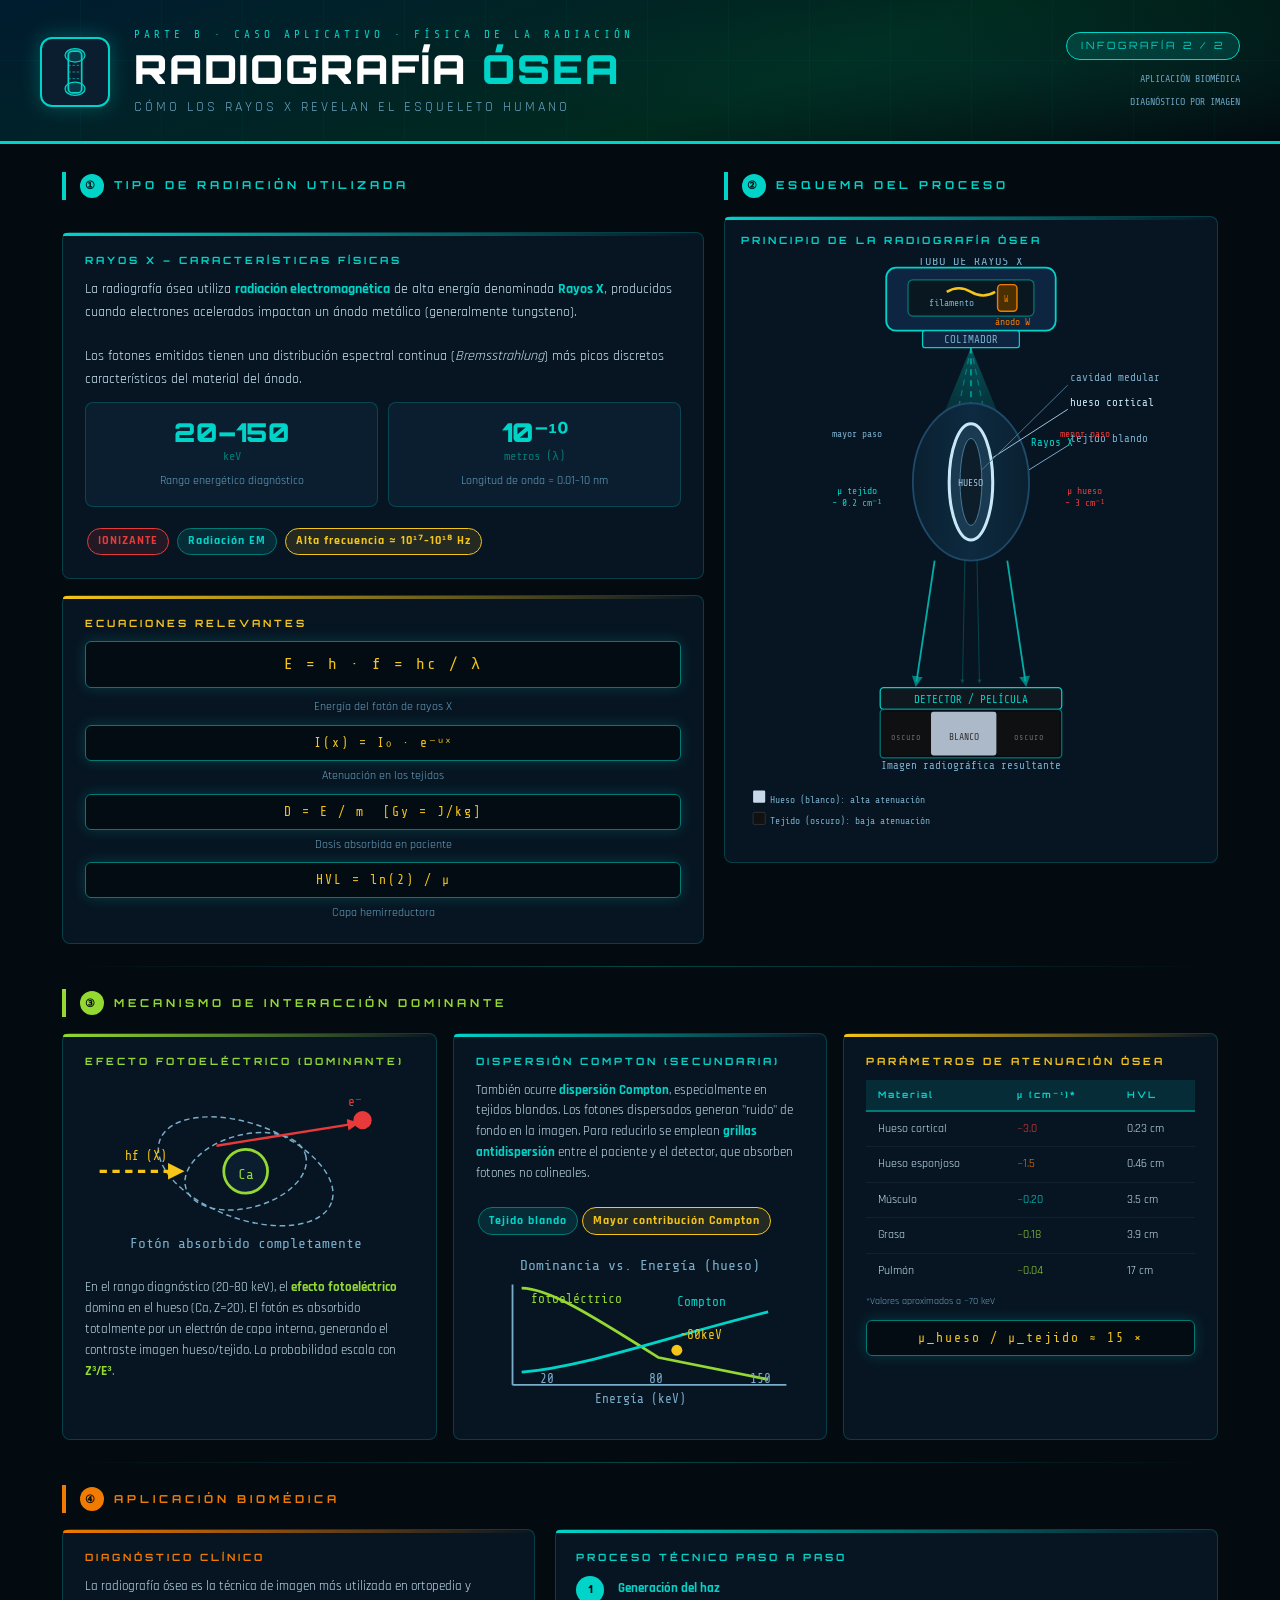
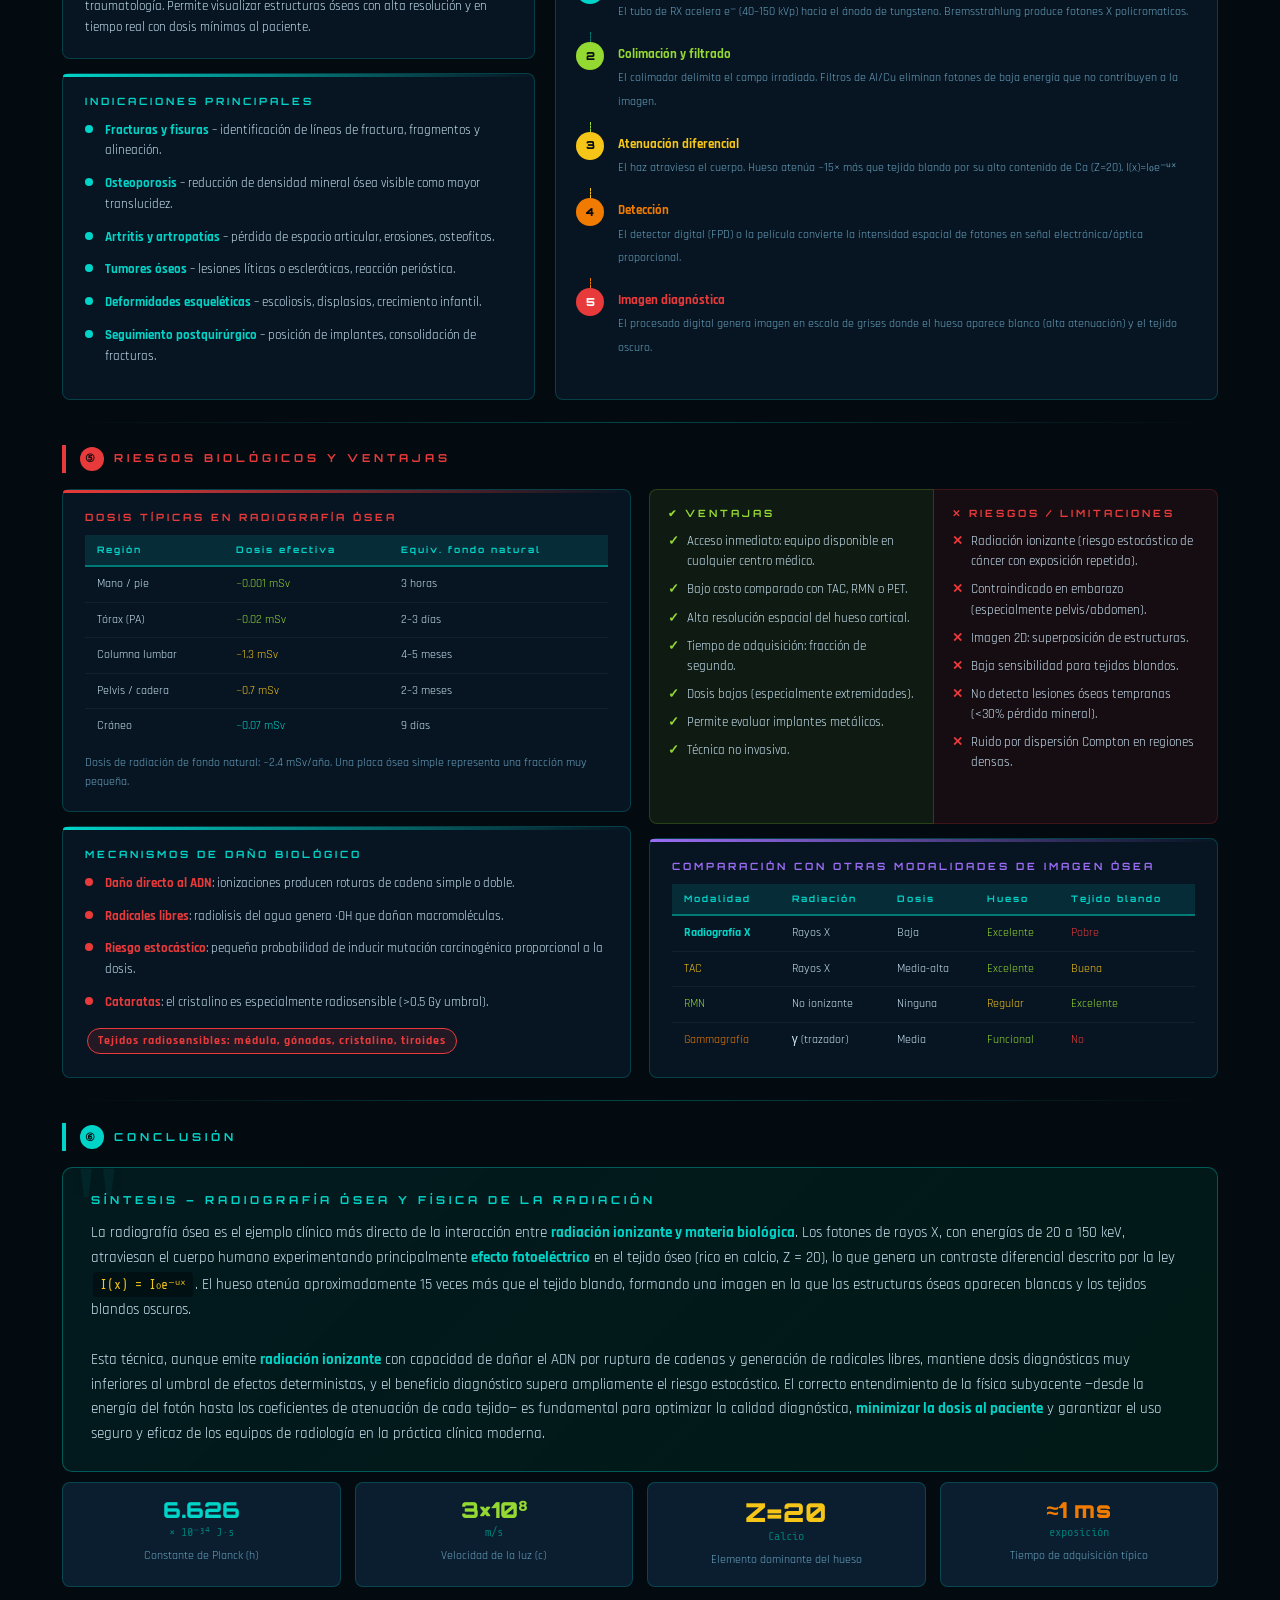
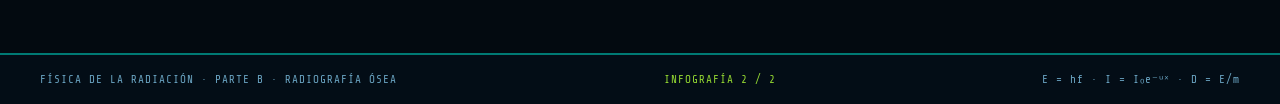
<file: index.html>
<!DOCTYPE html>
<html lang="es">
<head>
<meta charset="UTF-8">
<meta name="viewport" content="width=device-width, initial-scale=1.0">
<title>Radiografía Ósea – Infografía Científica</title>
<link href="https://fonts.googleapis.com/css2?family=Orbitron:wght@400;700;900&family=Rajdhani:wght@300;400;600;700&family=Share+Tech+Mono&display=swap" rel="stylesheet">
<link rel="stylesheet" href="css/styles.css">
</head>
<body>

<!-- ═══════════ HEADER ═══════════ -->
<header>
  <div class="h-icon">
    <svg viewBox="0 0 60 60" width="50" height="50">
      <!-- simplified bone SVG icon -->
      <rect x="22" y="5" width="16" height="50" rx="5" fill="none" stroke="#00d4c8" stroke-width="2"/>
      <ellipse cx="30" cy="10" rx="12" ry="8" fill="rgba(0,212,200,0.15)" stroke="#00d4c8" stroke-width="1.5"/>
      <ellipse cx="30" cy="50" rx="12" ry="8" fill="rgba(0,212,200,0.15)" stroke="#00d4c8" stroke-width="1.5"/>
      <line x1="22" y1="22" x2="38" y2="22" stroke="#00d4c8" stroke-width="0.8" stroke-dasharray="3,2"/>
      <line x1="22" y1="30" x2="38" y2="30" stroke="#00d4c8" stroke-width="0.8" stroke-dasharray="3,2"/>
      <line x1="22" y1="38" x2="38" y2="38" stroke="#00d4c8" stroke-width="0.8" stroke-dasharray="3,2"/>
    </svg>
  </div>
  <div class="h-body">
    <div class="h-super">Parte B · Caso Aplicativo · Física de la Radiación</div>
    <div class="h-title">Radiografía <span>Ósea</span></div>
    <div class="h-sub">Cómo los Rayos X revelan el esqueleto humano</div>
  </div>
  <div class="h-right">
    <div class="h-badge">INFOGRAFÍA 2 / 2</div><br>
    <span style="font-family:'Share Tech Mono',monospace; font-size:10px; color:var(--text-dim)">APLICACIÓN BIOMÉDICA<br>DIAGNÓSTICO POR IMAGEN</span>
  </div>
</header>

<div class="page">

  <!-- ════════════════════════════════════
       ROW 1: TIPO DE RADIACIÓN + ESQUEMA CENTRAL
  ════════════════════════════════════ -->
  <div class="g-hero">

    <!-- RADIACIÓN y TIPO -->
    <div style="display:flex; flex-direction:column; gap:16px;">

      <div class="sec-label"><div class="num-badge">①</div>TIPO DE RADIACIÓN UTILIZADA</div>

      <div class="card" style="flex:1;">
        <h4>Rayos X – Características Físicas</h4>
        <div class="body-text">
          La radiografía ósea utiliza <b>radiación electromagnética</b> de alta energía denominada <b>Rayos X</b>, producidos cuando electrones acelerados impactan un ánodo metálico (generalmente tungsteno).<br><br>
          Los fotones emitidos tienen una distribución espectral continua (<i>Bremsstrahlung</i>) más picos discretos característicos del material del ánodo.
        </div>
        <div class="g2" style="margin-top:12px; gap:10px;">
          <div class="stat">
            <div class="stat-num">20–150</div>
            <span class="stat-unit">keV</span>
            <div class="stat-label">Rango energético diagnóstico</div>
          </div>
          <div class="stat">
            <div class="stat-num">10⁻¹⁰</div>
            <span class="stat-unit">metros (λ)</span>
            <div class="stat-label">Longitud de onda ≈ 0.01–10 nm</div>
          </div>
        </div>
        <div style="margin-top:12px;">
          <div class="chip chip-r">IONIZANTE</div>
          <div class="chip chip-c">Radiación EM</div>
          <div class="chip chip-g">Alta frecuencia ≈ 10¹⁷–10¹⁸ Hz</div>
        </div>
      </div>

      <!-- Ecuaciones -->
      <div class="card gold">
        <h4>Ecuaciones Relevantes</h4>
        <div class="eq">E = h · f = hc / λ</div>
        <div style="font-size:12px; color:var(--text-dim); text-align:center; margin-bottom:8px">Energía del fotón de rayos X</div>
        <div class="eq sm">I(x) = I₀ · e⁻ᵘˣ</div>
        <div style="font-size:12px; color:var(--text-dim); text-align:center; margin-bottom:8px">Atenuación en los tejidos</div>
        <div class="eq sm">D = E / m &nbsp;[Gy = J/kg]</div>
        <div style="font-size:12px; color:var(--text-dim); text-align:center; margin-bottom:8px">Dosis absorbida en paciente</div>
        <div class="eq sm">HVL = ln(2) / μ</div>
        <div style="font-size:12px; color:var(--text-dim); text-align:center">Capa hemirreductora</div>
      </div>
    </div>

    <!-- ESQUEMA SVG CENTRAL (X-ray machine + body + film) -->
    <div>
      <div class="sec-label"><div class="num-badge">②</div>ESQUEMA DEL PROCESO</div>
      <div class="card" style="padding:16px;">
        <h4>Principio de la Radiografía Ósea</h4>
        <svg viewBox="0 0 380 480" style="width:100%;" xmlns="http://www.w3.org/2000/svg">
          <defs>
            <linearGradient id="bodyGrad" x1="0%" y1="0%" x2="100%" y2="0%">
              <stop offset="0%" style="stop-color:#0a2030;stop-opacity:1"/>
              <stop offset="50%" style="stop-color:#0d2a40;stop-opacity:1"/>
              <stop offset="100%" style="stop-color:#0a2030;stop-opacity:1"/>
            </linearGradient>
            <radialGradient id="beamRad" cx="50%" cy="0%" r="70%">
              <stop offset="0%" style="stop-color:#00d4c8;stop-opacity:0.7"/>
              <stop offset="100%" style="stop-color:#00d4c8;stop-opacity:0"/>
            </radialGradient>
            <marker id="darr" markerWidth="6" markerHeight="6" refX="3" refY="3" orient="auto">
              <path d="M0,0 L6,3 L0,6 Z" fill="#00d4c8" opacity="0.7"/>
            </marker>
          </defs>

          <!-- X-ray tube housing -->
          <rect x="120" y="8" width="140" height="52" rx="8" fill="#0d2540" stroke="#00d4c8" stroke-width="1.5"/>
          <rect x="138" y="18" width="104" height="30" rx="4" fill="#091820" stroke="#007a74" stroke-width="1"/>
          <!-- filament symbol -->
          <path d="M170,28 Q180,22 190,28 Q200,34 210,28" fill="none" stroke="#f5c518" stroke-width="2"/>
          <!-- anode -->
          <rect x="212" y="22" width="16" height="22" rx="3" fill="#4a3000" stroke="#f07b00" stroke-width="1.2"/>
          <text x="219" y="36" text-anchor="middle" fill="#f07b00" font-size="7" font-family="Share Tech Mono">W</text>
          <!-- label tube -->
          <text x="190" y="6" text-anchor="middle" fill="#7aadca" font-size="10" font-family="Share Tech Mono">TUBO DE RAYOS X</text>
          <text x="155" y="40" fill="#7aadca" font-size="8" font-family="Share Tech Mono">filamento</text>
          <text x="210" y="55" fill="#f07b00" font-size="8" font-family="Share Tech Mono">ánodo W</text>
          <!-- collimator -->
          <rect x="150" y="60" width="80" height="14" rx="2" fill="#0d2540" stroke="#00d4c8" stroke-width="1"/>
          <text x="190" y="70" text-anchor="middle" fill="#7aadca" font-size="9" font-family="Share Tech Mono">COLIMADOR</text>

          <!-- X-ray beam (fan) -->
          <polygon points="190,74 130,220 250,220" fill="url(#beamRad)" opacity="0.45"/>
          <!-- beam lines -->
          <line x1="190" y1="74" x2="160" y2="220" stroke="#00d4c8" stroke-width="1" opacity="0.4" stroke-dasharray="5,4"/>
          <line x1="190" y1="74" x2="190" y2="220" stroke="#00d4c8" stroke-width="1.5" opacity="0.6" stroke-dasharray="5,4"/>
          <line x1="190" y1="74" x2="220" y2="220" stroke="#00d4c8" stroke-width="1" opacity="0.4" stroke-dasharray="5,4"/>
          <text x="240" y="155" fill="#00d4c8" font-size="9" font-family="Share Tech Mono">Rayos X</text>

          <!-- BODY silhouette (torso/arm) -->
          <ellipse cx="190" cy="185" rx="48" ry="65" fill="url(#bodyGrad)" stroke="#1e4a6a" stroke-width="1.5"/>
          <!-- skin layer label -->
          <line x1="238" y1="175" x2="270" y2="155" stroke="#7aadca" stroke-width="0.8"/>
          <text x="272" y="152" fill="#7aadca" font-size="9" font-family="Share Tech Mono">tejido blando</text>
          <!-- bone (forearm cross-section simplified) -->
          <ellipse cx="190" cy="185" rx="18" ry="48" fill="#1a3a52" stroke="#a0c8e0" stroke-width="1.2"/>
          <!-- cortical bone -->
          <ellipse cx="190" cy="185" rx="18" ry="48" fill="none" stroke="#c8e8f8" stroke-width="2.5"/>
          <!-- medullary cavity -->
          <ellipse cx="190" cy="185" rx="9" ry="36" fill="#0d1e2a" stroke="#4a7a9a" stroke-width="0.8"/>
          <text x="190" y="188" text-anchor="middle" fill="#a0c8e0" font-size="8" font-family="Share Tech Mono">HUESO</text>
          <line x1="208" y1="165" x2="270" y2="125" stroke="#a0c8e0" stroke-width="0.8"/>
          <text x="272" y="122" fill="#c8e8f8" font-size="9" font-family="Share Tech Mono">hueso cortical</text>
          <line x1="199" y1="175" x2="270" y2="105" stroke="#4a7a9a" stroke-width="0.8"/>
          <text x="272" y="102" fill="#7aadca" font-size="9" font-family="Share Tech Mono">cavidad medular</text>

          <!-- attenuation labels -->
          <text x="96" y="195" fill="#00d4c8" font-size="8" font-family="Share Tech Mono" text-anchor="middle">μ tejido</text>
          <text x="96" y="205" fill="#00d4c8" font-size="8" font-family="Share Tech Mono" text-anchor="middle">~ 0.2 cm⁻¹</text>
          <text x="96" y="148" fill="#7aadca" font-size="8" font-family="Share Tech Mono" text-anchor="middle">mayor paso</text>
          <text x="284" y="195" fill="#e83a3a" font-size="8" font-family="Share Tech Mono" text-anchor="middle">μ hueso</text>
          <text x="284" y="205" fill="#e83a3a" font-size="8" font-family="Share Tech Mono" text-anchor="middle">~ 3 cm⁻¹</text>
          <text x="284" y="148" fill="#e83a3a" font-size="8" font-family="Share Tech Mono" text-anchor="middle">menor paso</text>

          <!-- transmitted beams (after body) -->
          <!-- through soft tissue (more) -->
          <line x1="160" y1="250" x2="145" y2="350" stroke="#00d4c8" stroke-width="1.5" opacity="0.8" marker-end="url(#darr)"/>
          <line x1="220" y1="250" x2="235" y2="350" stroke="#00d4c8" stroke-width="1.5" opacity="0.8" marker-end="url(#darr)"/>
          <!-- through bone (less) -->
          <line x1="185" y1="250" x2="183" y2="350" stroke="#00d4c8" stroke-width="0.6" opacity="0.35" marker-end="url(#darr)"/>
          <line x1="195" y1="250" x2="197" y2="350" stroke="#00d4c8" stroke-width="0.6" opacity="0.35" marker-end="url(#darr)"/>

          <!-- DETECTOR / FILM -->
          <rect x="115" y="355" width="150" height="18" rx="3" fill="#10181f" stroke="#00d4c8" stroke-width="1"/>
          <text x="190" y="368" text-anchor="middle" fill="#00d4c8" font-size="9" font-family="Share Tech Mono">DETECTOR / PELÍCULA</text>
          <!-- image on film -->
          <rect x="115" y="373" width="150" height="40" rx="3" fill="#050e15" stroke="#007a74" stroke-width="1"/>
          <!-- dark zones (soft tissue - more photons) -->
          <rect x="117" y="375" width="40" height="36" rx="2" fill="#111" opacity="0.9"/>
          <rect x="211" y="375" width="52" height="36" rx="2" fill="#111" opacity="0.9"/>
          <!-- bright zone (bone - fewer photons) -->
          <rect x="157" y="375" width="54" height="36" rx="2" fill="#c8d8e8" opacity="0.85"/>
          <text x="184" y="398" text-anchor="middle" fill="#333" font-size="8" font-family="Share Tech Mono">BLANCO</text>
          <text x="136" y="398" text-anchor="middle" fill="#666" font-size="7" font-family="Share Tech Mono">oscuro</text>
          <text x="238" y="398" text-anchor="middle" fill="#666" font-size="7" font-family="Share Tech Mono">oscuro</text>
          <text x="190" y="422" text-anchor="middle" fill="#7aadca" font-size="9" font-family="Share Tech Mono">Imagen radiográfica resultante</text>

          <!-- legend -->
          <rect x="10" y="440" width="10" height="10" fill="#c8d8e8" rx="1"/>
          <text x="24" y="450" fill="#7aadca" font-size="8" font-family="Share Tech Mono">Hueso (blanco): alta atenuación</text>
          <rect x="10" y="458" width="10" height="10" fill="#111" rx="1" stroke="#444" stroke-width="0.5"/>
          <text x="24" y="468" fill="#7aadca" font-size="8" font-family="Share Tech Mono">Tejido (oscuro): baja atenuación</text>
        </svg>
      </div>
    </div>
  </div>

  <div class="div"></div>

  <!-- ════════════════════════════════════
       ROW 2: INTERACCIÓN DOMINANTE + APLICACIÓN
  ════════════════════════════════════ -->
  <div class="sec-label lime"><div class="num-badge lime">③</div>MECANISMO DE INTERACCIÓN DOMINANTE</div>

  <div class="g3" style="margin-bottom:18px;">
    <div class="card lime">
      <h4>Efecto Fotoeléctrico (dominante)</h4>
      <svg viewBox="0 0 180 100" style="width:100%; margin-bottom:8px">
        <circle cx="88" cy="50" r="12" fill="#0a1e30" stroke="#94d832" stroke-width="1.5"/>
        <text x="88" y="54" text-anchor="middle" fill="#94d832" font-size="8" font-family="Share Tech Mono">Ca</text>
        <ellipse cx="88" cy="50" rx="34" ry="20" fill="none" stroke="#7aadca" stroke-width="0.8" stroke-dasharray="3,2" transform="rotate(-15,88,50)"/>
        <ellipse cx="88" cy="50" rx="50" ry="26" fill="none" stroke="#7aadca" stroke-width="0.8" stroke-dasharray="3,2" transform="rotate(20,88,50)"/>
        <line x1="8" y1="50" x2="50" y2="50" stroke="#f5c518" stroke-width="1.8" stroke-dasharray="4,3" marker-end="url(#ay)"/>
        <text x="22" y="44" fill="#f5c518" font-size="7" font-family="Share Tech Mono">hf (X)</text>
        <circle cx="152" cy="22" r="5" fill="#e83a3a"/>
        <line x1="72" y1="36" x2="147" y2="24" stroke="#e83a3a" stroke-width="1.3" marker-end="url(#ar)"/>
        <text x="144" y="14" fill="#e83a3a" font-size="7" font-family="Share Tech Mono">e⁻</text>
        <text x="88" y="92" text-anchor="middle" fill="#7aadca" font-size="8" font-family="Share Tech Mono">Fotón absorbido completamente</text>
        <defs>
          <marker id="ay" markerWidth="5" markerHeight="5" refX="2.5" refY="2.5" orient="auto"><path d="M0,0 L5,2.5 L0,5 Z" fill="#f5c518"/></marker>
          <marker id="ar" markerWidth="5" markerHeight="5" refX="2.5" refY="2.5" orient="auto"><path d="M0,0 L5,2.5 L0,5 Z" fill="#e83a3a"/></marker>
        </defs>
      </svg>
      <div class="body-text lime" style="font-size:13px;">
        En el rango diagnóstico (20–80 keV), el <b>efecto fotoeléctrico</b> domina en el hueso (Ca, Z=20). El fotón es absorbido totalmente por un electrón de capa interna, generando el contraste imagen hueso/tejido. La probabilidad escala con <b>Z³/E³</b>.
      </div>
    </div>

    <div class="card">
      <h4>Dispersión Compton (secundaria)</h4>
      <div class="body-text" style="font-size:13px;">
        También ocurre <b>dispersión Compton</b>, especialmente en tejidos blandos. Los fotones dispersados generan "ruido" de fondo en la imagen. Para reducirlo se emplean <b>grillas antidispersión</b> entre el paciente y el detector, que absorben fotones no colineales.<br><br>
        <span class="chip chip-c">Tejido blando</span><span class="chip chip-g">Mayor contribución Compton</span>
      </div>
      <!-- Dominance graph -->
      <svg viewBox="0 0 180 90" style="width:100%; margin-top:10px">
        <text x="90" y="12" text-anchor="middle" fill="#7aadca" font-size="8" font-family="Share Tech Mono">Dominancia vs. Energía (hueso)</text>
        <line x1="20" y1="75" x2="170" y2="75" stroke="#7aadca" stroke-width="1"/>
        <line x1="20" y1="20" x2="20" y2="75" stroke="#7aadca" stroke-width="1"/>
        <text x="90" y="85" text-anchor="middle" fill="#7aadca" font-size="7" font-family="Share Tech Mono">Energía (keV)</text>
        <!-- Photoelectric curve -->
        <path d="M25,22 C40,22 65,38 100,60 L160,72" fill="none" stroke="#94d832" stroke-width="1.5"/>
        <text x="30" y="30" fill="#94d832" font-size="7" font-family="Share Tech Mono">fotoeléctrico</text>
        <!-- Compton curve -->
        <path d="M25,68 C60,65 100,50 160,35" fill="none" stroke="#00d4c8" stroke-width="1.5"/>
        <text x="110" y="32" fill="#00d4c8" font-size="7" font-family="Share Tech Mono">Compton</text>
        <!-- intersection marker -->
        <circle cx="110" cy="56" r="3" fill="#f5c518"/>
        <text x="112" y="50" fill="#f5c518" font-size="7" font-family="Share Tech Mono">~80keV</text>
        <text x="35" y="74" fill="#7aadca" font-size="7" font-family="Share Tech Mono">20</text>
        <text x="95" y="74" fill="#7aadca" font-size="7" font-family="Share Tech Mono">80</text>
        <text x="150" y="74" fill="#7aadca" font-size="7" font-family="Share Tech Mono">150</text>
      </svg>
    </div>

    <div class="card gold">
      <h4>Parámetros de Atenuación Ósea</h4>
      <table class="tbl" style="font-size:12px;">
        <thead>
          <tr><th>Material</th><th>μ (cm⁻¹)*</th><th>HVL</th></tr>
        </thead>
        <tbody>
          <tr>
            <td>Hueso cortical</td>
            <td style="color:var(--red)">~3.0</td>
            <td>0.23 cm</td>
          </tr>
          <tr>
            <td>Hueso esponjoso</td>
            <td style="color:var(--orange)">~1.5</td>
            <td>0.46 cm</td>
          </tr>
          <tr>
            <td>Músculo</td>
            <td style="color:var(--cyan)">~0.20</td>
            <td>3.5 cm</td>
          </tr>
          <tr>
            <td>Grasa</td>
            <td style="color:var(--lime)">~0.18</td>
            <td>3.9 cm</td>
          </tr>
          <tr>
            <td>Pulmón</td>
            <td style="color:var(--lime)">~0.04</td>
            <td>17 cm</td>
          </tr>
        </tbody>
      </table>
      <div style="font-size:10px; color:var(--text-dim); margin-top:6px">*Valores aproximados a ~70 keV</div>
      <div class="eq sm" style="margin-top:10px">μ_hueso / μ_tejido ≈ 15 ×</div>
    </div>
  </div>

  <div class="div"></div>

  <!-- ════════════════════════════════════
       ROW 3: APLICACIÓN BIOMÉDICA
  ════════════════════════════════════ -->
  <div class="sec-label orange"><div class="num-badge orange">④</div>APLICACIÓN BIOMÉDICA</div>

  <div class="g-info">
    <div style="display:flex; flex-direction:column; gap:14px;">
      <div class="card orange">
        <h4>Diagnóstico Clínico</h4>
        <div class="body-text" style="font-size:13px;">
          La radiografía ósea es la técnica de imagen más utilizada en ortopedia y traumatología. Permite visualizar estructuras óseas con alta resolución y en tiempo real con dosis mínimas al paciente.
        </div>
      </div>
      <div class="card" style="flex:1;">
        <h4>Indicaciones Principales</h4>
        <div class="info-row"><div class="info-dot orange"></div><div class="body-text" style="font-size:13px;"><b>Fracturas y fisuras</b> – identificación de líneas de fractura, fragmentos y alineación.</div></div>
        <div class="info-row"><div class="info-dot orange"></div><div class="body-text" style="font-size:13px;"><b>Osteoporosis</b> – reducción de densidad mineral ósea visible como mayor translucidez.</div></div>
        <div class="info-row"><div class="info-dot orange"></div><div class="body-text" style="font-size:13px;"><b>Artritis y artropatías</b> – pérdida de espacio articular, erosiones, osteofitos.</div></div>
        <div class="info-row"><div class="info-dot orange"></div><div class="body-text" style="font-size:13px;"><b>Tumores óseos</b> – lesiones líticas o escleróticas, reacción perióstica.</div></div>
        <div class="info-row"><div class="info-dot orange"></div><div class="body-text" style="font-size:13px;"><b>Deformidades esqueléticas</b> – escoliosis, displasias, crecimiento infantil.</div></div>
        <div class="info-row"><div class="info-dot orange"></div><div class="body-text" style="font-size:13px;"><b>Seguimiento postquirúrgico</b> – posición de implantes, consolidación de fracturas.</div></div>
      </div>
    </div>

    <!-- PROCESO técnico -->
    <div class="card" style="padding:20px;">
      <h4>Proceso Técnico Paso a Paso</h4>

      <!-- Steps flow -->
      <div style="display:flex; flex-direction:column; gap:0;">
        <div style="display:flex; gap:14px; align-items:flex-start; margin-bottom:10px;">
          <div style="background:var(--cyan);color:#030a10;font-family:'Orbitron',sans-serif;font-size:11px;font-weight:900;width:28px;height:28px;border-radius:50%;display:flex;align-items:center;justify-content:center;flex-shrink:0;">1</div>
          <div><b style="color:var(--cyan);font-size:13px;">Generación del haz</b><br><span style="font-size:12px;color:var(--text-dim)">El tubo de RX acelera e⁻ (40–150 kVp) hacia el ánodo de tungsteno. Bremsstrahlung produce fotones X policromaticos.</span></div>
        </div>
        <div style="border-left:1px dashed var(--cyan-dim);margin-left:14px;height:10px;"></div>
        <div style="display:flex; gap:14px; align-items:flex-start; margin-bottom:10px;">
          <div style="background:var(--lime);color:#030a10;font-family:'Orbitron',sans-serif;font-size:11px;font-weight:900;width:28px;height:28px;border-radius:50%;display:flex;align-items:center;justify-content:center;flex-shrink:0;">2</div>
          <div><b style="color:var(--lime);font-size:13px;">Colimación y filtrado</b><br><span style="font-size:12px;color:var(--text-dim)">El colimador delimita el campo irradiado. Filtros de Al/Cu eliminan fotones de baja energía que no contribuyen a la imagen.</span></div>
        </div>
        <div style="border-left:1px dashed var(--lime);margin-left:14px;height:10px;"></div>
        <div style="display:flex; gap:14px; align-items:flex-start; margin-bottom:10px;">
          <div style="background:var(--gold);color:#030a10;font-family:'Orbitron',sans-serif;font-size:11px;font-weight:900;width:28px;height:28px;border-radius:50%;display:flex;align-items:center;justify-content:center;flex-shrink:0;">3</div>
          <div><b style="color:var(--gold);font-size:13px;">Atenuación diferencial</b><br><span style="font-size:12px;color:var(--text-dim)">El haz atraviesa el cuerpo. Hueso atenúa ~15× más que tejido blando por su alto contenido de Ca (Z=20). I(x)=I₀e⁻ᵘˣ</span></div>
        </div>
        <div style="border-left:1px dashed var(--gold);margin-left:14px;height:10px;"></div>
        <div style="display:flex; gap:14px; align-items:flex-start; margin-bottom:10px;">
          <div style="background:var(--orange);color:#030a10;font-family:'Orbitron',sans-serif;font-size:11px;font-weight:900;width:28px;height:28px;border-radius:50%;display:flex;align-items:center;justify-content:center;flex-shrink:0;">4</div>
          <div><b style="color:var(--orange);font-size:13px;">Detección</b><br><span style="font-size:12px;color:var(--text-dim)">El detector digital (FPD) o la película convierte la intensidad espacial de fotones en señal electrónica/óptica proporcional.</span></div>
        </div>
        <div style="border-left:1px dashed var(--orange);margin-left:14px;height:10px;"></div>
        <div style="display:flex; gap:14px; align-items:flex-start;">
          <div style="background:var(--red);color:#fff;font-family:'Orbitron',sans-serif;font-size:11px;font-weight:900;width:28px;height:28px;border-radius:50%;display:flex;align-items:center;justify-content:center;flex-shrink:0;">5</div>
          <div><b style="color:var(--red);font-size:13px;">Imagen diagnóstica</b><br><span style="font-size:12px;color:var(--text-dim)">El procesado digital genera imagen en escala de grises donde el hueso aparece blanco (alta atenuación) y el tejido oscuro.</span></div>
        </div>
      </div>
    </div>
  </div>

  <div class="div"></div>

  <!-- ════════════════════════════════════
       ROW 4: RIESGOS Y VENTAJAS
  ════════════════════════════════════ -->
  <div class="sec-label red"><div class="num-badge red">⑤</div>RIESGOS BIOLÓGICOS Y VENTAJAS</div>

  <div class="g2" style="margin-bottom:18px;">

    <!-- Dosimetría y riesgos -->
    <div style="display:flex; flex-direction:column; gap:14px;">
      <div class="card red">
        <h4>Dosis Típicas en Radiografía Ósea</h4>
        <table class="tbl" style="font-size:12px;">
          <thead>
            <tr><th>Región</th><th>Dosis efectiva</th><th>Equiv. fondo natural</th></tr>
          </thead>
          <tbody>
            <tr><td>Mano / pie</td><td style="color:var(--lime)">~0.001 mSv</td><td>3 horas</td></tr>
            <tr><td>Tórax (PA)</td><td style="color:var(--lime)">~0.02 mSv</td><td>2–3 días</td></tr>
            <tr><td>Columna lumbar</td><td style="color:var(--gold)">~1.3 mSv</td><td>4–5 meses</td></tr>
            <tr><td>Pelvis / cadera</td><td style="color:var(--gold)">~0.7 mSv</td><td>2–3 meses</td></tr>
            <tr><td>Cráneo</td><td style="color:var(--cyan)">~0.07 mSv</td><td>9 días</td></tr>
          </tbody>
        </table>
        <div style="margin-top:10px; font-size:12px; color:var(--text-dim)">
          Dosis de radiación de fondo natural: ~2.4 mSv/año. Una placa ósea simple representa una fracción muy pequeña.
        </div>
      </div>

      <div class="card">
        <h4>Mecanismos de Daño Biológico</h4>
        <div class="info-row"><div class="info-dot red"></div><div class="body-text red" style="font-size:13px;"><b>Daño directo al ADN</b>: ionizaciones producen roturas de cadena simple o doble.</div></div>
        <div class="info-row"><div class="info-dot red"></div><div class="body-text red" style="font-size:13px;"><b>Radicales libres</b>: radiolisis del agua genera ·OH que dañan macromoléculas.</div></div>
        <div class="info-row"><div class="info-dot red"></div><div class="body-text red" style="font-size:13px;"><b>Riesgo estocástico</b>: pequeña probabilidad de inducir mutación carcinogénica proporcional a la dosis.</div></div>
        <div class="info-row"><div class="info-dot red"></div><div class="body-text red" style="font-size:13px;"><b>Cataratas</b>: el cristalino es especialmente radiosensible (&gt;0.5 Gy umbral).</div></div>
        <div style="margin-top:10px">
          <span class="chip chip-r">Tejidos radiosensibles: médula, gónadas, cristalino, tiroides</span>
        </div>
      </div>
    </div>

    <!-- Ventajas y desventajas -->
    <div style="display:flex; flex-direction:column; gap:14px;">
      <div class="pro-con" style="flex:1;">
        <div class="pros">
          <h5>✔ VENTAJAS</h5>
          <div class="pro-item">Acceso inmediato: equipo disponible en cualquier centro médico.</div>
          <div class="pro-item">Bajo costo comparado con TAC, RMN o PET.</div>
          <div class="pro-item">Alta resolución espacial del hueso cortical.</div>
          <div class="pro-item">Tiempo de adquisición: fracción de segundo.</div>
          <div class="pro-item">Dosis bajas (especialmente extremidades).</div>
          <div class="pro-item">Permite evaluar implantes metálicos.</div>
          <div class="pro-item">Técnica no invasiva.</div>
        </div>
        <div class="cons">
          <h5>✕ RIESGOS / LIMITACIONES</h5>
          <div class="con-item">Radiación ionizante (riesgo estocástico de cáncer con exposición repetida).</div>
          <div class="con-item">Contraindicado en embarazo (especialmente pelvis/abdomen).</div>
          <div class="con-item">Imagen 2D: superposición de estructuras.</div>
          <div class="con-item">Baja sensibilidad para tejidos blandos.</div>
          <div class="con-item">No detecta lesiones óseas tempranas (&lt;30% pérdida mineral).</div>
          <div class="con-item">Ruido por dispersión Compton en regiones densas.</div>
        </div>
      </div>

      <!-- Comparison with other modalities -->
      <div class="card violet">
        <h4>Comparación con Otras Modalidades de Imagen Ósea</h4>
        <table class="tbl" style="font-size:12px;">
          <thead>
            <tr><th>Modalidad</th><th>Radiación</th><th>Dosis</th><th>Hueso</th><th>Tejido blando</th></tr>
          </thead>
          <tbody>
            <tr><td style="color:var(--cyan); font-weight:700">Radiografía X</td><td>Rayos X</td><td>Baja</td><td style="color:var(--lime)">Excelente</td><td style="color:var(--red)">Pobre</td></tr>
            <tr><td style="color:var(--gold)">TAC</td><td>Rayos X</td><td>Media-alta</td><td style="color:var(--lime)">Excelente</td><td style="color:var(--gold)">Buena</td></tr>
            <tr><td style="color:var(--lime)">RMN</td><td>No ionizante</td><td>Ninguna</td><td style="color:var(--gold)">Regular</td><td style="color:var(--lime)">Excelente</td></tr>
            <tr><td style="color:var(--orange)">Gammagrafía</td><td>γ (trazador)</td><td>Media</td><td style="color:var(--lime)">Funcional</td><td style="color:var(--red)">No</td></tr>
          </tbody>
        </table>
      </div>
    </div>
  </div>

  <div class="div"></div>

  <!-- ════════════════════════════════════
       ROW 5: CONCLUSIÓN
  ════════════════════════════════════ -->
  <div class="sec-label"><div class="num-badge">⑥</div>CONCLUSIÓN</div>

  <div class="conclusion">
    <h4>Síntesis – Radiografía Ósea y Física de la Radiación</h4>
    <p>
      La radiografía ósea es el ejemplo clínico más directo de la interacción entre <b>radiación ionizante y materia biológica</b>. Los fotones de rayos X, con energías de 20 a 150 keV, atraviesan el cuerpo humano experimentando principalmente <b>efecto fotoeléctrico</b> en el tejido óseo (rico en calcio, Z = 20), lo que genera un contraste diferencial descrito por la ley <span class="eq-inline">I(x) = I₀e⁻ᵘˣ</span>. El hueso atenúa aproximadamente 15 veces más que el tejido blando, formando una imagen en la que las estructuras óseas aparecen blancas y los tejidos blandos oscuros.<br><br>
      Esta técnica, aunque emite <b>radiación ionizante</b> con capacidad de dañar el ADN por ruptura de cadenas y generación de radicales libres, mantiene dosis diagnósticas muy inferiores al umbral de efectos deterministas, y el beneficio diagnóstico supera ampliamente el riesgo estocástico. El correcto entendimiento de la física subyacente —desde la energía del fotón hasta los coeficientes de atenuación de cada tejido— es fundamental para optimizar la calidad diagnóstica, <b>minimizar la dosis al paciente</b> y garantizar el uso seguro y eficaz de los equipos de radiología en la práctica clínica moderna.
    </p>
  </div>

  <!-- Bottom stats row -->
  <div class="g4">
    <div class="stat">
      <div class="stat-num" style="color:var(--cyan); font-size:22px">6.626</div>
      <span class="stat-unit">× 10⁻³⁴ J·s</span>
      <div class="stat-label">Constante de Planck (h)</div>
    </div>
    <div class="stat">
      <div class="stat-num" style="color:var(--lime); font-size:22px">3×10⁸</div>
      <span class="stat-unit">m/s</span>
      <div class="stat-label">Velocidad de la luz (c)</div>
    </div>
    <div class="stat">
      <div class="stat-num" style="color:var(--gold)">Z=20</div>
      <span class="stat-unit">Calcio</span>
      <div class="stat-label">Elemento dominante del hueso</div>
    </div>
    <div class="stat">
      <div class="stat-num" style="color:var(--orange); font-size:22px">≈1 ms</div>
      <span class="stat-unit">exposición</span>
      <div class="stat-label">Tiempo de adquisición típico</div>
    </div>
  </div>

</div><!-- /page -->

<footer>
  <span>FÍSICA DE LA RADIACIÓN · PARTE B · RADIOGRAFÍA ÓSEA</span>
  <span style="color:var(--lime)">INFOGRAFÍA 2 / 2</span>
  <span>E = hf · I = I₀e⁻ᵘˣ · D = E/m</span>
</footer>

</body>
</html>
</file>
<file: css/styles.css>
:root {
    --bg:       #030a10;
    --bg2:      #071522;
    --bg3:      #0a1e30;
    --cyan:     #00d4c8;
    --cyan-dim: #007a74;
    --lime:     #94d832;
    --gold:     #f5c518;
    --red:      #e83a3a;
    --orange:   #f07b00;
    --violet:   #9b6cf5;
    --text:     #cce6f5;
    --text-dim: #6aa4c2;
    --border:   rgba(0,212,200,0.22);
    --glow-c:   0 0 20px rgba(0,212,200,0.3);
  }
  *{margin:0;padding:0;box-sizing:border-box;}
  body{
    background:var(--bg);
    color:var(--text);
    font-family:'Rajdhani',sans-serif;
    font-size:15px;
    line-height:1.55;
  }

  /* ─── HEADER ─── */
  header{
    background:linear-gradient(160deg,#001c30 0%,#002a1e 60%,#030a10 100%);
    border-bottom:3px solid var(--cyan);
    padding:26px 40px 22px;
    position:relative; overflow:hidden;
    display:flex; align-items:center; gap:24px;
  }
  header::before{
    content:'';position:absolute;inset:0;
    background:
      radial-gradient(ellipse 60% 80% at 80% 50%, rgba(0,212,200,0.06) 0%, transparent 70%),
      repeating-linear-gradient(90deg,transparent,transparent 80px,rgba(0,212,200,0.03) 80px,rgba(0,212,200,0.03) 81px),
      repeating-linear-gradient(0deg,transparent,transparent 80px,rgba(0,212,200,0.03) 80px,rgba(0,212,200,0.03) 81px);
  }
  .h-icon{
    width:70px;height:70px;flex-shrink:0;
    background:var(--bg3); border-radius:12px;
    border:2px solid var(--cyan);
    display:flex;align-items:center;justify-content:center;
    box-shadow:var(--glow-c);
    position:relative;z-index:1;
  }
  .h-body{position:relative;z-index:1;}
  .h-super{
    font-family:'Share Tech Mono',monospace;
    font-size:11px;color:var(--cyan);letter-spacing:4px;
    text-transform:uppercase;margin-bottom:4px;
  }
  .h-title{
    font-family:'Orbitron',sans-serif;
    font-size:clamp(22px,3.5vw,40px);
    font-weight:900;color:#fff;
    text-transform:uppercase;letter-spacing:2px;
    line-height:1.1;
  }
  .h-title span{color:var(--cyan);}
  .h-sub{
    font-size:14px;color:var(--text-dim);
    letter-spacing:3px;text-transform:uppercase;margin-top:6px;
  }
  .h-right{
    margin-left:auto;position:relative;z-index:1;
    text-align:right;
  }
  .h-badge{
    display:inline-block;
    background:rgba(0,212,200,0.15);
    border:1px solid var(--cyan);
    color:var(--cyan);
    font-family:'Orbitron',sans-serif;
    font-size:10px;letter-spacing:3px;
    padding:5px 14px;border-radius:20px;
    margin-bottom:6px;
  }

  /* ─── PAGE ─── */
  .page{max-width:1200px;margin:0 auto;padding:28px 22px 48px;}

  /* ─── SECTION LABELS ─── */
  .sec-label{
    font-family:'Orbitron',sans-serif;
    font-size:11px;font-weight:700;
    color:var(--cyan);letter-spacing:4px;
    text-transform:uppercase;
    border-left:4px solid var(--cyan);
    padding:2px 0 2px 14px;
    margin-bottom:16px;
    display:flex;align-items:center;gap:10px;
  }
  .sec-label.lime{color:var(--lime);border-left-color:var(--lime);}
  .sec-label.gold{color:var(--gold);border-left-color:var(--gold);}
  .sec-label.red{color:var(--red);border-left-color:var(--red);}
  .sec-label.orange{color:var(--orange);border-left-color:var(--orange);}
  .sec-label.violet{color:var(--violet);border-left-color:var(--violet);}

  .num-badge{
    background:var(--cyan);color:#030a10;
    font-size:11px;font-weight:900;
    width:24px;height:24px;border-radius:50%;
    display:flex;align-items:center;justify-content:center;
    flex-shrink:0;
  }
  .num-badge.lime{background:var(--lime);}
  .num-badge.gold{background:var(--gold);}
  .num-badge.red{background:var(--red);}
  .num-badge.orange{background:var(--orange);}
  .num-badge.violet{background:var(--violet);}

  /* ─── CARDS ─── */
  .card{
    background:var(--bg2);
    border:1px solid var(--border);
    border-radius:8px;
    padding:20px 22px;
    position:relative;
  }
  .card::after{
    content:'';position:absolute;top:0;left:0;right:0;
    height:3px;border-radius:8px 8px 0 0;
    background:linear-gradient(90deg,var(--cyan),transparent);
  }
  .card.lime::after{background:linear-gradient(90deg,var(--lime),transparent);}
  .card.gold::after{background:linear-gradient(90deg,var(--gold),transparent);}
  .card.red::after{background:linear-gradient(90deg,var(--red),transparent);}
  .card.orange::after{background:linear-gradient(90deg,var(--orange),transparent);}
  .card.violet::after{background:linear-gradient(90deg,var(--violet),transparent);}

  .card h4{
    font-family:'Orbitron',sans-serif;font-size:10px;font-weight:700;
    letter-spacing:3px;text-transform:uppercase;
    margin-bottom:10px;color:var(--cyan);
  }
  .card.lime h4{color:var(--lime);}
  .card.gold h4{color:var(--gold);}
  .card.red h4{color:var(--red);}
  .card.orange h4{color:var(--orange);}
  .card.violet h4{color:var(--violet);}

  /* ─── LAYOUTS ─── */
  .g2{display:grid;grid-template-columns:1fr 1fr;gap:18px;margin-bottom:18px;}
  .g3{display:grid;grid-template-columns:1fr 1fr 1fr;gap:16px;margin-bottom:18px;}
  .g4{display:grid;grid-template-columns:repeat(4,1fr);gap:14px;margin-bottom:18px;}
  .g-hero{display:grid;grid-template-columns:1.3fr 1fr;gap:20px;margin-bottom:18px;}
  .g-info{display:grid;grid-template-columns:1fr 1.4fr;gap:20px;margin-bottom:18px;}

  /* ─── EQ BOX ─── */
  .eq{
    background:rgba(0,0,0,0.45);
    border:1px solid var(--cyan-dim);
    border-radius:6px;padding:10px 14px;
    font-family:'Share Tech Mono',monospace;
    font-size:16px;color:var(--gold);
    text-align:center;margin:10px 0;
    box-shadow:0 0 14px rgba(0,212,200,0.2);
    letter-spacing:2px;
  }
  .eq.sm{font-size:13px;padding:7px 12px;margin:6px 0;}
  .eq-inline{
    font-family:'Share Tech Mono',monospace;
    font-size:13px;color:var(--gold);
    background:rgba(0,0,0,0.35);
    border-radius:4px;padding:2px 7px;display:inline-block;margin:1px 2px;
  }

  /* ─── CHIPS ─── */
  .chip{display:inline-block;padding:3px 10px;border-radius:20px;font-size:12px;font-weight:700;margin:3px 2px;font-family:'Rajdhani',sans-serif;letter-spacing:1px;}
  .chip-c{background:rgba(0,212,200,0.12);border:1px solid var(--cyan-dim);color:var(--cyan);}
  .chip-l{background:rgba(148,216,50,0.12);border:1px solid var(--lime);color:var(--lime);}
  .chip-g{background:rgba(245,197,24,0.12);border:1px solid var(--gold);color:var(--gold);}
  .chip-r{background:rgba(232,58,58,0.12);border:1px solid var(--red);color:var(--red);}
  .chip-o{background:rgba(240,123,0,0.12);border:1px solid var(--orange);color:var(--orange);}

  /* ─── TEXT ─── */
  .body-text{font-size:14px;color:var(--text);line-height:1.6;}
  .body-text b{color:var(--cyan);}
  .body-text.lime b{color:var(--lime);}
  .body-text.gold b{color:var(--gold);}
  .body-text.red b{color:var(--red);}

  /* ─── DIVIDER ─── */
  .div{height:1px;background:linear-gradient(90deg,transparent,var(--cyan),transparent);margin:22px 0;opacity:0.3;}

  /* ─── INFO ROWS ─── */
  .info-row{display:flex;align-items:flex-start;gap:12px;margin-bottom:12px;}
  .info-dot{width:8px;height:8px;border-radius:50%;background:var(--cyan);flex-shrink:0;margin-top:5px;}
  .info-dot.lime{background:var(--lime);}
  .info-dot.gold{background:var(--gold);}
  .info-dot.red{background:var(--red);}

  /* ─── STAT BOX ─── */
  .stat{
    background:var(--bg3);border:1px solid var(--border);
    border-radius:8px;padding:16px;text-align:center;
  }
  .stat-num{
    font-family:'Orbitron',sans-serif;font-size:26px;
    font-weight:900;color:var(--cyan);line-height:1;
  }
  .stat-unit{font-size:12px;color:var(--cyan-dim);font-family:'Share Tech Mono',monospace;display:block;margin-top:2px;}
  .stat-label{font-size:12px;color:var(--text-dim);margin-top:6px;}

  /* ─── TABLE ─── */
  .tbl{width:100%;border-collapse:collapse;font-size:13px;}
  .tbl th{background:rgba(0,212,200,0.12);color:var(--cyan);font-family:'Orbitron',sans-serif;font-size:9px;letter-spacing:2px;padding:8px 12px;text-align:left;border-bottom:2px solid var(--cyan-dim);}
  .tbl td{padding:8px 12px;border-bottom:1px solid rgba(255,255,255,0.05);}
  .tbl tr:last-child td{border-bottom:none;}
  .tbl tr:hover td{background:rgba(0,212,200,0.05);}

  /* ─── PRO / CON ─── */
  .pro-con{display:grid;grid-template-columns:1fr 1fr;gap:0;}
  .pros{background:rgba(148,216,50,0.08);border-radius:8px 0 0 8px;border:1px solid rgba(148,216,50,0.2);padding:16px 18px;}
  .cons{background:rgba(232,58,58,0.08);border-radius:0 8px 8px 0;border:1px solid rgba(232,58,58,0.2);padding:16px 18px;border-left:none;}
  .pros h5{color:var(--lime);font-family:'Orbitron',sans-serif;font-size:10px;letter-spacing:3px;margin-bottom:10px;}
  .cons h5{color:var(--red);font-family:'Orbitron',sans-serif;font-size:10px;letter-spacing:3px;margin-bottom:10px;}
  .pro-item,.con-item{display:flex;gap:8px;margin-bottom:8px;font-size:13px;}
  .pro-item::before{content:'✓';color:var(--lime);font-weight:700;flex-shrink:0;}
  .con-item::before{content:'✕';color:var(--red);font-weight:700;flex-shrink:0;}

  /* ─── CONCLUSION ─── */
  .conclusion{
    background:linear-gradient(135deg,rgba(0,212,200,0.08),rgba(0,42,30,0.5));
    border:1px solid rgba(0,212,200,0.35);
    border-radius:10px;padding:24px 28px;
    margin-bottom:10px;position:relative;overflow:hidden;
  }
  .conclusion::before{
    content:'"';
    position:absolute;top:-20px;left:10px;
    font-size:120px;color:var(--cyan);opacity:0.06;
    font-family:serif;line-height:1;
  }
  .conclusion h4{
    font-family:'Orbitron',sans-serif;font-size:11px;
    color:var(--cyan);letter-spacing:4px;text-transform:uppercase;
    margin-bottom:12px;
  }
  .conclusion p{font-size:15px;line-height:1.65;color:var(--text);}
  .conclusion p b{color:var(--cyan);}

  footer{
    border-top:2px solid var(--cyan-dim);
    background:#030d16;
    padding:16px 40px;
    display:flex;justify-content:space-between;align-items:center;
    font-size:11px;color:var(--text-dim);
    font-family:'Share Tech Mono',monospace;letter-spacing:1px;
  }

  @media(max-width:750px){
    .g2,.g3,.g4,.g-hero,.g-info,.pro-con{grid-template-columns:1fr;}
    .cons{border-left:1px solid rgba(232,58,58,0.2);border-radius:0 0 8px 8px;}
    .pros{border-radius:8px 8px 0 0;}
    header{flex-direction:column;align-items:flex-start;}
    .h-right{margin-left:0;}
  }
</file>
